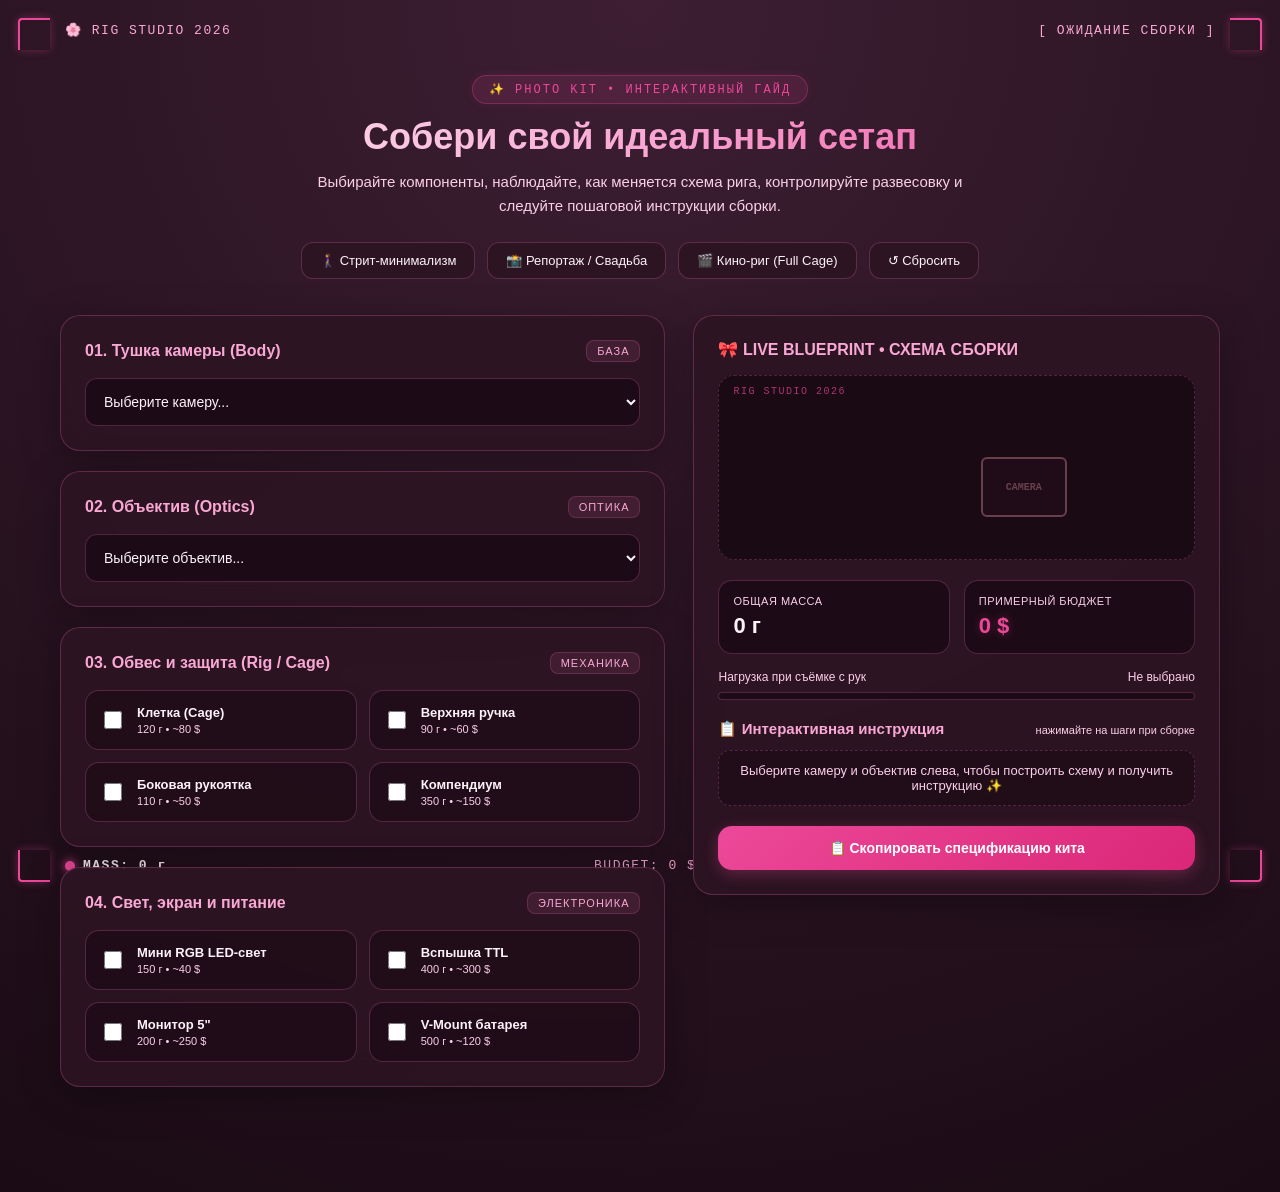
<file: home.html>
<!DOCTYPE html>
<html lang="ru">
<head>
    <meta charset="UTF-8">
    <meta name="viewport" content="width=device-width, initial-scale=1.0">
    <title>✨ Конструктор сборки | Photo Kit 2026</title>
    <style>
        /* === ЦВЕТОВАЯ ПАЛИТРА И ПЕРЕМЕННЫЕ === */
        :root {
            --bg-deep: #1a0b14;
            --bg-gradient-start: #3d1e33;
            --bg-gradient-end: #1a0b14;
            --card-bg: rgba(45, 20, 35, 0.85);
            --pink-primary: #ec4899;
            --pink-light: #f9a8d4;
            --pink-glow: rgba(236, 72, 153, 0.35);
            --rose-gold: #fda4af;
            --text-main: #fdf2f8;
            --text-muted: #fbcfe8;
            --border-soft: rgba(244, 114, 182, 0.25);
            --border-active: #ec4899;
        }

        * { box-sizing: border-box; }
        
        body {
            margin: 0;
            padding: 0;
            background: radial-gradient(circle at top center, var(--bg-gradient-start) 0%, var(--bg-deep) 100%);
            color: var(--text-main);
            font-family: -apple-system, BlinkMacSystemFont, 'Segoe UI', Roboto, sans-serif;
            min-height: 100vh;
        }

        /* Кастомный скроллбар */
        ::-webkit-scrollbar { width: 8px; }
        ::-webkit-scrollbar-track { background: var(--bg-deep); }
        ::-webkit-scrollbar-thumb { background: var(--pink-primary); border-radius: 4px; }

        /* === ВИДОИСКАТЕЛЬ КАМЕРЫ (HUD) === */
        .camera-hud {
            position: fixed;
            inset: 0;
            pointer-events: none;
            z-index: 100;
            font-family: 'Courier New', Courier, monospace;
            color: var(--pink-light);
            user-select: none;
        }
        .hud-corner {
            position: absolute;
            width: 32px;
            height: 32px;
            border-color: var(--pink-primary);
            border-style: solid;
            box-shadow: 0 0 8px var(--pink-glow);
        }
        .top-left { top: 18px; left: 18px; border-width: 2px 0 0 2px; border-radius: 4px 0 0 0; }
        .top-right { top: 18px; right: 18px; border-width: 2px 2px 0 0; border-radius: 0 4px 0 0; }
        .bottom-left { bottom: 18px; left: 18px; border-width: 0 0 2px 2px; border-radius: 0 0 0 4px; }
        .bottom-right { bottom: 18px; right: 18px; border-width: 0 2px 2px 0; border-radius: 0 0 4px 0; }

        .hud-top, .hud-bottom {
            position: absolute;
            left: 65px;
            right: 65px;
            display: flex;
            justify-content: space-between;
            align-items: center;
            font-size: 13px;
            letter-spacing: 1.5px;
        }
        .hud-top { top: 22px; }
        .hud-bottom { bottom: 22px; }

        .rec-indicator {
            display: flex;
            align-items: center;
            gap: 8px;
            font-weight: bold;
            color: var(--text-main);
        }
        .rec-dot {
            width: 10px;
            height: 10px;
            background-color: var(--pink-primary);
            border-radius: 50%;
            box-shadow: 0 0 10px var(--pink-primary);
            animation: blinkRec 1.5s infinite;
        }
        @keyframes blinkRec {
            0%, 49% { opacity: 1; transform: scale(1); }
            50%, 100% { opacity: 0.3; transform: scale(0.8); }
        }

        .hud-logout {
            color: var(--pink-light);
            text-decoration: none;
            pointer-events: auto;
            font-weight: bold;
            border: 1px solid var(--border-soft);
            background: rgba(45, 20, 35, 0.75);
            padding: 4px 12px;
            border-radius: 20px;
            transition: all 0.3s;
        }
        .hud-logout:hover {
            background: var(--pink-primary);
            color: white;
            box-shadow: 0 0 15px var(--pink-glow);
        }

        /* === ОСНОВНОЙ КОНТЕЙНЕР === */
        .builder-wrapper {
            max-width: 1240px;
            margin: 0 auto;
            padding: 75px 40px 85px;
            position: relative;
            z-index: 150;
        }

        .builder-header {
            text-align: center;
            margin-bottom: 36px;
        }
        .badge-top {
            display: inline-block;
            font-family: 'Courier New', monospace;
            font-size: 12px;
            letter-spacing: 2px;
            color: var(--pink-primary);
            background: rgba(236, 72, 153, 0.12);
            border: 1px solid rgba(236, 72, 153, 0.3);
            padding: 6px 16px;
            border-radius: 20px;
            margin-bottom: 12px;
            box-shadow: 0 0 10px rgba(236, 72, 153, 0.1);
        }
        .builder-header h1 {
            font-size: 36px;
            margin: 0 0 12px;
            background: linear-gradient(90deg, #fdf2f8, #f9a8d4, #ec4899);
            -webkit-background-clip: text;
            background-clip: text;
            -webkit-text-fill-color: transparent;
            font-weight: 800;
        }
        .builder-header p {
            color: var(--text-muted);
            max-width: 650px;
            margin: 0 auto 24px;
            font-size: 15px;
            line-height: 1.6;
        }

        .presets-bar {
            display: flex;
            flex-wrap: wrap;
            justify-content: center;
            gap: 12px;
        }
        .preset-btn {
            background: rgba(45, 20, 35, 0.9);
            color: var(--text-main);
            border: 1px solid var(--border-soft);
            padding: 10px 18px;
            border-radius: 12px;
            cursor: pointer;
            font-size: 13px;
            font-weight: 500;
            transition: all 0.3s ease;
        }
        .preset-btn:hover {
            transform: translateY(-2px);
            border-color: var(--pink-primary);
            box-shadow: 0 4px 15px var(--pink-glow);
        }
        .preset-btn.active {
            background: rgba(236, 72, 153, 0.2);
            border-color: var(--pink-primary);
            color: #fff;
            box-shadow: 0 0 15px var(--pink-glow);
        }
        .preset-btn.reset:hover {
            border-color: #f43f5e;
            box-shadow: 0 4px 15px rgba(244, 63, 94, 0.2);
        }

        .builder-grid {
            display: grid;
            grid-template-columns: 1.15fr 1fr;
            gap: 28px;
            align-items: start;
        }
        @media (max-width: 920px) {
            .builder-grid { grid-template-columns: 1fr; }
            .hud-top, .hud-bottom { left: 25px; right: 25px; font-size: 11px; }
        }

        .category-card, .summary-card {
            background: var(--card-bg);
            border: 1px solid var(--border-soft);
            border-radius: 20px;
            padding: 24px;
            margin-bottom: 20px;
            backdrop-filter: blur(16px);
            box-shadow: 0 10px 40px rgba(0, 0, 0, 0.3);
            transition: border-color 0.3s;
        }
        .category-card:hover {
            border-color: rgba(244, 114, 182, 0.4);
        }

        .card-title-row {
            display: flex;
            justify-content: space-between;
            align-items: center;
            margin-bottom: 16px;
        }
        .card-title-row h3 {
            margin: 0;
            font-size: 16px;
            color: var(--pink-light);
            font-weight: 600;
        }
        .tag-pill {
            font-size: 11px;
            text-transform: uppercase;
            letter-spacing: 1px;
            padding: 4px 10px;
            border-radius: 8px;
            background: rgba(244, 114, 182, 0.1);
            color: var(--pink-light);
            border: 1px solid rgba(244, 114, 182, 0.2);
        }

        .kit-select {
            width: 100%;
            padding: 14px;
            background: rgba(26, 11, 20, 0.8);
            color: var(--text-main);
            border: 1px solid var(--border-soft);
            border-radius: 12px;
            font-size: 14px;
            outline: none;
            cursor: pointer;
            transition: all 0.3s;
        }
        .kit-select:focus {
            border-color: var(--pink-primary);
            box-shadow: 0 0 0 3px rgba(236, 72, 153, 0.15);
        }

        .checkbox-grid {
            display: grid;
            grid-template-columns: 1fr 1fr;
            gap: 12px;
        }
        @media (max-width: 550px) {
            .checkbox-grid { grid-template-columns: 1fr; }
        }

        .kit-tile {
            display: flex;
            align-items: center;
            gap: 12px;
            padding: 14px;
            background: rgba(26, 11, 20, 0.6);
            border: 1px solid var(--border-soft);
            border-radius: 14px;
            cursor: pointer;
            transition: all 0.25s ease;
            user-select: none;
        }
        .kit-tile:hover {
            border-color: var(--pink-light);
            background: rgba(45, 20, 35, 0.9);
        }
        .kit-tile:has(input:checked) {
            border-color: var(--pink-primary);
            background: rgba(236, 72, 153, 0.12);
            box-shadow: 0 0 15px rgba(236, 72, 153, 0.1);
        }
        .kit-tile input[type="checkbox"] {
            accent-color: var(--pink-primary);
            width: 18px;
            height: 18px;
            cursor: pointer;
        }
        .tile-content {
            display: flex;
            flex-direction: column;
        }
        .tile-name {
            font-size: 13px;
            font-weight: 600;
            color: var(--text-main);
        }
        .tile-meta {
            font-size: 11px;
            color: var(--text-muted);
            margin-top: 3px;
        }

        /* === ПРАВАЯ КОЛОНКА: ИНТЕРАКТИВНЫЙ СТЕНД === */
        .summary-card {
            position: sticky;
            top: 70px;
        }
        .rig-stage {
            background: rgba(26, 11, 20, 0.9);
            border: 1px dashed var(--border-soft);
            border-radius: 16px;
            padding: 20px;
            margin-bottom: 20px;
            position: relative;
            min-height: 185px;
            display: flex;
            flex-direction: column;
            justify-content: center;
            align-items: center;
            overflow: hidden;
        }
        .stage-label {
            position: absolute;
            top: 10px;
            left: 14px;
            font-family: 'Courier New', monospace;
            font-size: 10px;
            color: var(--pink-primary);
            letter-spacing: 1.5px;
            opacity: 0.7;
        }

        .rig-blueprint {
            display: flex;
            flex-direction: column;
            align-items: center;
            gap: 8px;
            margin-top: 10px;
        }
        .bp-top-row {
            display: flex;
            align-items: center;
            gap: 8px;
        }
        .bp-middle-row {
            display: flex;
            align-items: center;
            gap: 6px;
        }

        .bp-part {
            font-family: 'Courier New', monospace;
            font-size: 10px;
            font-weight: bold;
            border-radius: 6px;
            display: flex;
            align-items: center;
            justify-content: center;
            transition: all 0.4s cubic-bezier(0.34, 1.56, 0.64, 1);
            opacity: 0;
            transform: scale(0.7);
            pointer-events: none;
        }
        .bp-part.active {
            opacity: 1;
            transform: scale(1);
        }

        .bp-body {
            width: 86px;
            height: 60px;
            background: rgba(45, 20, 35, 0.8);
            border: 2px solid var(--rose-gold);
            color: var(--rose-gold);
            position: relative;
            opacity: 0.35;
            transform: scale(1);
        }
        .bp-body.active {
            opacity: 1;
            border-color: var(--pink-primary);
            color: #fff;
            box-shadow: 0 0 20px var(--pink-glow);
        }
        .bp-cage {
            position: absolute;
            inset: -6px;
            border: 2px dashed var(--pink-light);
            border-radius: 10px;
            opacity: 0;
            transition: all 0.3s ease;
        }
        .bp-cage.active {
            opacity: 1;
        }
        .bp-lens {
            height: 44px;
            width: 0;
            background: rgba(45, 20, 35, 0.8);
            border: 2px solid var(--pink-light);
            color: var(--pink-light);
            overflow: hidden;
        }
        .bp-lens.active.size-small { width: 40px; }
        .bp-lens.active.size-medium { width: 64px; }
        .bp-lens.active.size-large { width: 92px; }
        
        .bp-mattebox {
            width: 0;
            height: 54px;
            background: rgba(88, 28, 68, 0.6);
            border: 2px solid #f0abfc;
            color: #f0abfc;
            writing-mode: vertical-rl;
            font-size: 8px;
            overflow: hidden;
        }
        .bp-mattebox.active { width: 22px; }
        
        .bp-top-handle {
            padding: 4px 14px;
            background: rgba(45, 20, 35, 0.8);
            border: 1px solid var(--rose-gold);
            color: var(--rose-gold);
        }
        .bp-side-handle {
            width: 0;
            height: 48px;
            background: rgba(88, 28, 68, 0.6);
            border: 1px solid #f9a8d4;
            color: #f9a8d4;
            writing-mode: vertical-rl;
            overflow: hidden;
        }
        .bp-side-handle.active { width: 20px; }
        
        .bp-vmount {
            width: 0;
            height: 52px;
            background: rgba(88, 28, 68, 0.6);
            border: 1px solid #f472b6;
            color: #f472b6;
            writing-mode: vertical-rl;
            font-size: 8px;
            overflow: hidden;
        }
        .bp-vmount.active { width: 24px; }
        
        .bp-monitor, .bp-light {
            padding: 4px 12px;
            background: rgba(88, 28, 68, 0.6);
            border: 1px solid #f0abfc;
            color: #f0abfc;
        }

        .metrics-box {
            display: grid;
            grid-template-columns: 1fr 1fr;
            gap: 14px;
            margin-bottom: 16px;
        }
        .metric {
            background: rgba(26, 11, 20, 0.8);
            padding: 14px;
            border-radius: 14px;
            border: 1px solid var(--border-soft);
        }
        .metric-label {
            display: block;
            font-size: 11px;
            color: var(--text-muted);
            margin-bottom: 6px;
            text-transform: uppercase;
            letter-spacing: 0.5px;
        }
        .metric-value {
            font-size: 22px;
            font-weight: 700;
            color: var(--text-main);
        }
        .metric-value.price {
            color: var(--pink-primary);
            text-shadow: 0 0 10px var(--pink-glow);
        }

        .load-meter {
            margin-bottom: 20px;
        }
        .load-meter-header {
            display: flex;
            justify-content: space-between;
            font-size: 12px;
            margin-bottom: 8px;
            color: var(--text-muted);
        }
        .load-bar-bg {
            width: 100%;
            height: 8px;
            background: rgba(26, 11, 20, 0.8);
            border-radius: 10px;
            overflow: hidden;
            border: 1px solid var(--border-soft);
        }
        .load-bar-fill {
            height: 100%;
            width: 0%;
            background: linear-gradient(90deg, #f472b6, #ec4899);
            border-radius: 10px;
            transition: width 0.4s ease, background-color 0.4s ease;
            box-shadow: 0 0 10px var(--pink-glow);
        }

        .guide-header {
            display: flex;
            justify-content: space-between;
            align-items: baseline;
            margin-bottom: 12px;
        }
        .guide-header h3 {
            margin: 0;
            font-size: 15px;
            color: var(--pink-light);
        }
        .guide-hint {
            font-size: 11px;
            color: var(--text-muted);
        }
        .steps-checklist {
            list-style: none;
            padding: 0;
            margin: 0 0 20px;
            display: flex;
            flex-direction: column;
            gap: 10px;
        }
        .empty-step {
            font-size: 13px;
            color: var(--text-muted);
            padding: 12px;
            background: rgba(26, 11, 20, 0.6);
            border-radius: 12px;
            text-align: center;
            border: 1px dashed var(--border-soft);
        }
        .step-item {
            display: flex;
            align-items: flex-start;
            gap: 12px;
            padding: 12px 14px;
            background: rgba(26, 11, 20, 0.6);
            border: 1px solid var(--border-soft);
            border-radius: 12px;
            font-size: 13px;
            line-height: 1.5;
            color: var(--text-main);
            cursor: pointer;
            transition: all 0.25s;
        }
        .step-item:hover {
            border-color: var(--pink-primary);
            background: rgba(45, 20, 35, 0.8);
        }
        .step-check {
            width: 18px;
            height: 18px;
            min-width: 18px;
            border: 2px solid var(--border-soft);
            border-radius: 6px;
            margin-top: 2px;
            transition: all 0.25s;
            display: flex;
            align-items: center;
            justify-content: center;
        }
        .step-item.done {
            opacity: 0.6;
            text-decoration: line-through;
            border-color: rgba(236, 72, 153, 0.3);
        }
        .step-item.done .step-check {
            background: var(--pink-primary);
            border-color: var(--pink-primary);
        }
        .step-item.done .step-check::after {
            content: '✓';
            color: white;
            font-size: 12px;
            font-weight: bold;
        }

        .btn-copy-kit {
            width: 100%;
            padding: 14px;
            background: linear-gradient(135deg, #ec4899, #db2777);
            color: #fff;
            border: none;
            border-radius: 14px;
            font-size: 14px;
            font-weight: 600;
            cursor: pointer;
            transition: all 0.3s;
            box-shadow: 0 4px 15px rgba(236, 72, 153, 0.3);
        }
        .btn-copy-kit:hover {
            filter: brightness(1.1);
            transform: translateY(-2px);
            box-shadow: 0 6px 20px rgba(236, 72, 153, 0.5);
        }
        .btn-copy-kit.copied {
            background: linear-gradient(135deg, #10b981, #059669);
            box-shadow: 0 4px 15px rgba(16, 185, 129, 0.3);
        }
    </style>
</head>
<body>

    <!-- HUD КАМЕРЫ -->
    <div class="camera-hud">
        <div class="hud-corner top-left"></div>
        <div class="hud-corner top-right"></div>
        <div class="hud-corner bottom-left"></div>
        <div class="hud-corner bottom-right"></div>
        <div class="hud-top">
            <span>🌸 RIG STUDIO 2026</span>
            <span id="hudLoadStatus">[ ОЖИДАНИЕ СБОРКИ ]</span>
        </div>
        <div class="hud-bottom">
            <div class="rec-indicator">
                <div class="rec-dot"></div>
                <span>MASS: <span id="hudWeight">0 г</span></span>
            </div>
            <span>BUDGET: <span id="hudPrice">0 $</span></span>
            <a href="#" class="hud-logout">ВЫЙТИ ⎋</a>
        </div>
    </div>

    <!-- ОСНОВНОЙ КОНТЕНТ -->
    <div class="builder-wrapper">
        <div class="builder-header">
            <div class="badge-top">✨ PHOTO KIT • ИНТЕРАКТИВНЫЙ ГАЙД</div>
            <h1>Собери свой идеальный сетап</h1>
            <p>Выбирайте компоненты, наблюдайте, как меняется схема рига, контролируйте развесовку и следуйте пошаговой инструкции сборки.</p>
            <div class="presets-bar">
                <button class="preset-btn" onclick="applyPreset('street', this)">🚶‍♀️ Стрит-минимализм</button>
                <button class="preset-btn" onclick="applyPreset('event', this)">📸 Репортаж / Свадьба</button>
                <button class="preset-btn" onclick="applyPreset('cinema', this)">🎬 Кино-риг (Full Cage)</button>
                <button class="preset-btn reset" onclick="applyPreset('clear', this)">↺ Сбросить</button>
            </div>
        </div>

        <div class="builder-grid">
            <!-- ЛЕВАЯ КОЛОНКА: КОМПОНЕНТЫ -->
            <div class="components-column">
                <div class="category-card">
                    <div class="card-title-row">
                        <h3>01. Тушка камеры (Body)</h3>
                        <span class="tag-pill">База</span>
                    </div>
                    <select id="selectBody" class="kit-select" onchange="recalculateKit()">
                        <option value="0|0|не выбрана">Выберите камеру...</option>
                        <option value="650|1900|Sony A7 IV">Sony A7 IV — 650 г • ~1 900 $</option>
                        <option value="715|3400|Sony A7S III">Sony A7S III — 715 г • ~3 400 $</option>
                        <option value="650|2200|Canon EOS R6 Mark II">Canon EOS R6 Mark II — 650 г • ~2 200 $</option>
                        <option value="550|1350|Fujifilm X-S20">Fujifilm X-S20 — 550 г • ~1 350 $</option>
                        <option value="910|3800|Nikon Z8">Nikon Z8 — 910 г • ~3 800 $</option>
                    </select>
                </div>

                <div class="category-card">
                    <div class="card-title-row">
                        <h3>02. Объектив (Optics)</h3>
                        <span class="tag-pill">Оптика</span>
                    </div>
                    <select id="selectLens" class="kit-select" onchange="recalculateKit()">
                        <option value="0|0|не выбран" data-size="small">Выберите объектив...</option>
                        <option value="180|250|Фикс 35mm f/1.8" data-size="small">Фикс 35mm f/1.8 — 180 г • ~250 $</option>
                        <option value="280|450|Фикс 50mm f/1.8" data-size="small">Фикс 50mm f/1.8 — 280 г • ~450 $</option>
                        <option value="695|2100|Зум 24-70mm f/2.8" data-size="medium">Зум 24-70mm f/2.8 — 695 г • ~2 100 $</option>
                        <option value="1045|2400|Телевик 70-200mm f/2.8" data-size="large">Телевик 70-200mm f/2.8 — 1 045 г • ~2 400 $</option>
                        <option value="520|950|Кино-фикс 24mm T1.5" data-size="medium">Кино-фикс 24mm T1.5 — 520 г • ~950 $</option>
                    </select>
                </div>

                <div class="category-card">
                    <div class="card-title-row">
                        <h3>03. Обвес и защита (Rig / Cage)</h3>
                        <span class="tag-pill">Механика</span>
                    </div>
                    <div class="checkbox-grid">
                        <label class="kit-tile">
                            <input type="checkbox" class="rig-item" data-name="Клетка (Cage)" data-weight="120" data-price="80" data-part="cage" onchange="recalculateKit()">
                            <div class="tile-content">
                                <span class="tile-name">Клетка (Cage)</span>
                                <span class="tile-meta">120 г • ~80 $</span>
                            </div>
                        </label>
                        <label class="kit-tile">
                            <input type="checkbox" class="rig-item" data-name="Верхняя ручка" data-weight="90" data-price="60" data-part="top-handle" onchange="recalculateKit()">
                            <div class="tile-content">
                                <span class="tile-name">Верхняя ручка</span>
                                <span class="tile-meta">90 г • ~60 $</span>
                            </div>
                        </label>
                        <label class="kit-tile">
                            <input type="checkbox" class="rig-item" data-name="Боковая рукоятка" data-weight="110" data-price="50" data-part="side-handle" onchange="recalculateKit()">
                            <div class="tile-content">
                                <span class="tile-name">Боковая рукоятка</span>
                                <span class="tile-meta">110 г • ~50 $</span>
                            </div>
                        </label>
                        <label class="kit-tile">
                            <input type="checkbox" class="rig-item" data-name="Компендиум (Matte Box)" data-weight="350" data-price="150" data-part="mattebox" onchange="recalculateKit()">
                            <div class="tile-content">
                                <span class="tile-name">Компендиум</span>
                                <span class="tile-meta">350 г • ~150 $</span>
                            </div>
                        </label>
                    </div>
                </div>

                <div class="category-card">
                    <div class="card-title-row">
                        <h3>04. Свет, экран и питание</h3>
                        <span class="tag-pill">Электроника</span>
                    </div>
                    <div class="checkbox-grid">
                        <label class="kit-tile">
                            <input type="checkbox" class="rig-item" data-name="Мини RGB LED-свет" data-weight="150" data-price="40" data-part="led" onchange="recalculateKit()">
                            <div class="tile-content">
                                <span class="tile-name">Мини RGB LED-свет</span>
                                <span class="tile-meta">150 г • ~40 $</span>
                            </div>
                        </label>
                        <label class="kit-tile">
                            <input type="checkbox" class="rig-item" data-name="Вспышка TTL" data-weight="400" data-price="300" data-part="flash" onchange="recalculateKit()">
                            <div class="tile-content">
                                <span class="tile-name">Вспышка TTL</span>
                                <span class="tile-meta">400 г • ~300 $</span>
                            </div>
                        </label>
                        <label class="kit-tile">
                            <input type="checkbox" class="rig-item" data-name="Монитор 5&quot;" data-weight="200" data-price="250" data-part="monitor" onchange="recalculateKit()">
                            <div class="tile-content">
                                <span class="tile-name">Монитор 5"</span>
                                <span class="tile-meta">200 г • ~250 $</span>
                            </div>
                        </label>
                        <label class="kit-tile">
                            <input type="checkbox" class="rig-item" data-name="V-Mount батарея" data-weight="500" data-price="120" data-part="vmount" onchange="recalculateKit()">
                            <div class="tile-content">
                                <span class="tile-name">V-Mount батарея</span>
                                <span class="tile-meta">500 г • ~120 $</span>
                            </div>
                        </label>
                    </div>
                </div>
            </div>

            <!-- ПРАВАЯ КОЛОНКА: СВОДКА И BLUEPRINT -->
            <div class="summary-column">
                <div class="summary-card">
                    <div class="card-title-row">
                        <h3>🎀 LIVE BLUEPRINT • СХЕМА СБОРКИ</h3>
                    </div>
                    <div class="rig-stage">
                        <span class="stage-label">RIG STUDIO 2026</span>
                        <div class="rig-blueprint">
                            <div class="bp-top-row">
                                <div id="bp-top-handle" class="bp-part bp-top-handle">TOP HANDLE</div>
                            </div>
                            <div class="bp-middle-row">
                                <div id="bp-monitor" class="bp-part bp-monitor">5" MON</div>
                                <div id="bp-light" class="bp-part bp-light">LED/FLASH</div>
                                <div style="position: relative; display: flex; align-items: center;">
                                    <div id="bp-vmount" class="bp-part bp-vmount">V-MOUNT</div>
                                    <div id="bp-cage" class="bp-cage"></div>
                                    <div id="bp-body" class="bp-part bp-body">CAMERA</div>
                                    <div id="bp-side-handle" class="bp-part bp-side-handle">GRIP</div>
                                </div>
                                <div id="bp-mattebox" class="bp-part bp-mattebox">MATTE BOX</div>
                                <div id="bp-lens" class="bp-part bp-lens">LENS</div>
                            </div>
                        </div>
                    </div>

                    <div class="metrics-box">
                        <div class="metric">
                            <span class="metric-label">Общая масса</span>
                            <span id="totalWeight" class="metric-value">0 г</span>
                        </div>
                        <div class="metric">
                            <span class="metric-label">Примерный бюджет</span>
                            <span id="totalPrice" class="metric-value price">0 $</span>
                        </div>
                    </div>

                    <div class="load-meter">
                        <div class="load-meter-header">
                            <span>Нагрузка при съёмке с рук</span>
                            <span id="weightAdvice">Не выбрано</span>
                        </div>
                        <div class="load-bar-bg">
                            <div id="loadBarFill" class="load-bar-fill"></div>
                        </div>
                    </div>

                    <div class="guide-header">
                        <h3>📋 Интерактивная инструкция</h3>
                        <span class="guide-hint">нажимайте на шаги при сборке</span>
                    </div>
                    <ul id="assemblySteps" class="steps-checklist">
                        <li class="empty-step">Выберите камеру и объектив слева, чтобы построить схему и получить инструкцию ✨</li>
                    </ul>

                    <button id="copyKitBtn" class="btn-copy-kit" onclick="copyKitSpec()">📋 Скопировать спецификацию кита</button>
                </div>
            </div>
        </div>
    </div>

    <script>
        let currentSummaryText = '';

        function recalculateKit() {
            const bodySelect = document.getElementById('selectBody');
            const lensSelect = document.getElementById('selectLens');
            
            const bodyVal = bodySelect.value.split('|');
            const bodyWeight = parseInt(bodyVal[0], 10);
            const bodyPrice = parseInt(bodyVal[1], 10);
            const bodyName = bodyVal[2];
            
            const lensVal = lensSelect.value.split('|');
            const lensWeight = parseInt(lensVal[0], 10);
            const lensPrice = parseInt(lensVal[1], 10);
            const lensName = lensVal[2];
            const lensSize = lensSelect.options[lensSelect.selectedIndex].dataset.size || 'small';
            
            let totalWeight = bodyWeight + lensWeight;
            let totalPrice = bodyPrice + lensPrice;
            
            const selectedExtras = [];
            const activeParts = new Set();
            
            document.querySelectorAll('.rig-item:checked').forEach(item => {
                totalWeight += parseInt(item.dataset.weight, 10);
                totalPrice += parseInt(item.dataset.price, 10);
                selectedExtras.push(item.dataset.name);
                activeParts.add(item.dataset.part);
            });
            
            updateBlueprint(bodyWeight > 0, lensWeight > 0, lensSize, activeParts);
            
            const weightFormatted = totalWeight >= 1000 
                ? `${(totalWeight / 1000).toFixed(2)} кг (${totalWeight} г)` 
                : `${totalWeight} г`;
                
            document.getElementById('totalWeight').textContent = weightFormatted;
            document.getElementById('totalPrice').textContent = `${totalPrice.toLocaleString('ru-RU')} $`;
            document.getElementById('hudWeight').textContent = weightFormatted;
            document.getElementById('hudPrice').textContent = `${totalPrice.toLocaleString('ru-RU')} $`;
            
            const adviceEl = document.getElementById('weightAdvice');
            const hudStatusEl = document.getElementById('hudLoadStatus');
            const loadBar = document.getElementById('loadBarFill');
            const percent = Math.min(100, Math.round((totalWeight / 3500) * 100));
            
            loadBar.style.width = `${percent}%`;
            
            if (totalWeight === 0) {
                adviceEl.textContent = 'Не выбрано';
                adviceEl.style.color = 'var(--text-muted)';
                loadBar.style.background = 'linear-gradient(90deg, #f472b6, #ec4899)';
                hudStatusEl.textContent = '[ ОЖИДАНИЕ СБОРКИ ]';
                hudStatusEl.style.color = '';
            } else if (totalWeight <= 1300) {
                adviceEl.textContent = 'Лёгкий (одной рукой) 🌸';
                adviceEl.style.color = '#f472b6';
                loadBar.style.background = 'linear-gradient(90deg, #f472b6, #ec4899)';
                hudStatusEl.textContent = '[ НАГРУЗКА: ЛЁГКАЯ ]';
                hudStatusEl.style.color = '#f472b6';
            } else if (totalWeight <= 2400) {
                adviceEl.textContent = 'Средний (нужен ремень) 🎀';
                adviceEl.style.color = '#fbbf24';
                loadBar.style.background = 'linear-gradient(90deg, #fbbf24, #f59e0b)';
                hudStatusEl.textContent = '[ НАГРУЗКА: СРЕДНЯЯ ]';
                hudStatusEl.style.color = '#fbbf24';
            } else {
                adviceEl.textContent = 'Тяжёлый (риг / штатив) ⚠️';
                adviceEl.style.color = '#f43f5e';
                loadBar.style.background = 'linear-gradient(90deg, #f43f5e, #e11d48)';
                hudStatusEl.textContent = '[ ВНИМАНИЕ: ТЯЖЁЛЫЙ РИГ ]';
                hudStatusEl.style.color = '#f43f5e';
            }
            
            currentSummaryText = `📷 Сборка Photo Kit 2026:\n` +
                `• Камера: ${bodyWeight > 0 ? bodyName : 'не выбрана'}\n` +
                `• Объектив: ${lensWeight > 0 ? lensName : 'не выбран'}\n` +
                (selectedExtras.length ? `• Обвес и свет: ${selectedExtras.join(', ')}\n` : '') +
                `⚖️ Итоговая масса: ${weightFormatted}\n` +
                `💰 Примерный бюджет: ${totalPrice.toLocaleString('ru-RU')} $`;
                
            generateGuide(bodyWeight > 0 ? bodyName : null, lensWeight > 0 ? lensName : null, selectedExtras);
        }

        function updateBlueprint(hasBody, hasLens, lensSize, parts) {
            document.getElementById('bp-body').classList.toggle('active', hasBody);
            
            const lensEl = document.getElementById('bp-lens');
            lensEl.classList.toggle('active', hasLens);
            lensEl.classList.remove('size-small', 'size-medium', 'size-large');
            if (hasLens) lensEl.classList.add(`size-${lensSize}`);
            
            document.getElementById('bp-cage').classList.toggle('active', parts.has('cage'));
            document.getElementById('bp-top-handle').classList.toggle('active', parts.has('top-handle'));
            document.getElementById('bp-side-handle').classList.toggle('active', parts.has('side-handle'));
            document.getElementById('bp-mattebox').classList.toggle('active', parts.has('mattebox'));
            document.getElementById('bp-monitor').classList.toggle('active', parts.has('monitor'));
            document.getElementById('bp-vmount').classList.toggle('active', parts.has('vmount'));
            document.getElementById('bp-light').classList.toggle('active', parts.has('led') || parts.has('flash'));
        }

        function generateGuide(body, lens, extras) {
            const stepsList = document.getElementById('assemblySteps');
            stepsList.innerHTML = '';
            
            if (!body && !lens && extras.length === 0) {
                stepsList.innerHTML = '<li class="empty-step">Выберите камеру и объектив слева, чтобы построить схему и получить инструкцию ✨</li>';
                return;
            }
            
            const steps = [];
            
            if (body) {
                steps.push(`<strong>1. Подготовка базы:</strong> Вставьте аккумулятор и карту памяти в <em>${body}</em> до монтажа клетки.`);
            }
            if (extras.some(e => e.includes('Клетка'))) {
                steps.push(`<strong>2. Монтаж клетки:</strong> Наденьте <em>клетку (Cage)</em> и затяните нижний винт 1/4" и боковые стопоры.`);
            }
            if (lens) {
                steps.push(`<strong>3. Установка оптики:</strong> Совместите метки байонета и пристегните <em>${lens}</em> до щелчка.`);
            }
            if (extras.some(e => e.includes('Компендиум'))) {
                steps.push(`<strong>4. Компендиум:</strong> Закрепите <em>Matte Box</em> на переднюю часть объектива и вставьте ND-фильтр.`);
            }
            if (extras.some(e => e.includes('ручка') || e.includes('рукоятка'))) {
                steps.push(`<strong>5. Эргономика:</strong> Прикрутите <em>рукоятки</em> и проверьте баланс хватом одной рукой.`);
            }
            if (extras.some(e => e.includes('свет') || e.includes('вспышка') || e.includes('Монитор'))) {
                steps.push(`<strong>6. Свет и экран:</strong> Установите <em>свет / монитор</em> на холодный башмак или кронштейн, зафиксируйте кабели.`);
            }
            if (extras.some(e => e.includes('V-Mount'))) {
                steps.push(`<strong>7. Питание (строго в конце!):</strong> Подключите <em>V-Mount</em> последним, чтобы избежать скачка напряжения в HDMI.`);
            }
            
            steps.forEach(text => {
                const li = document.createElement('li');
                li.className = 'step-item';
                li.innerHTML = `<span class="step-check"></span><div>${text}</div>`;
                li.addEventListener('click', () => {
                    li.classList.toggle('done');
                });
                stepsList.appendChild(li);
            });
        }

        function applyPreset(type, btnEl) {
            document.querySelectorAll('.preset-btn').forEach(b => b.classList.remove('active'));
            if (btnEl && type !== 'clear') btnEl.classList.add('active');
            
            const bodySelect = document.getElementById('selectBody');
            const lensSelect = document.getElementById('selectLens');
            const checkboxes = document.querySelectorAll('.rig-item');
            
            bodySelect.selectedIndex = 0;
            lensSelect.selectedIndex = 0;
            checkboxes.forEach(cb => cb.checked = false);
            
            if (type === 'street') {
                bodySelect.selectedIndex = 4; // Fujifilm X-S20
                lensSelect.selectedIndex = 1; // 35mm f/1.8
                checkboxes[4].checked = true; // Мини RGB LED-свет
            } else if (type === 'event') {
                bodySelect.selectedIndex = 1; // Sony A7 IV
                lensSelect.selectedIndex = 3; // 24-70mm f/2.8
                checkboxes[5].checked = true; // Вспышка TTL
            } else if (type === 'cinema') {
                bodySelect.selectedIndex = 2; // Sony A7S III
                lensSelect.selectedIndex = 5; // Кино-фикс 24mm T1.5
                checkboxes[0].checked = true; // Клетка
                checkboxes[1].checked = true; // Верхняя ручка
                checkboxes[3].checked = true; // Компендиум
                checkboxes[6].checked = true; // Монитор 5"
                checkboxes[7].checked = true; // V-Mount батарея
            }
            
            recalculateKit();
        }

        function copyKitSpec() {
            if (!currentSummaryText) return;
            navigator.clipboard.writeText(currentSummaryText).then(() => {
                const btn = document.getElementById('copyKitBtn');
                const oldText = btn.textContent;
                btn.textContent = '✅ Скопировано в буфер обмена!';
                btn.classList.add('copied');
                setTimeout(() => {
                    btn.textContent = oldText;
                    btn.classList.remove('copied');
                }, 2200);
            });
        }

        document.addEventListener('DOMContentLoaded', recalculateKit);
    </script>
</body>
</html>
</file>
